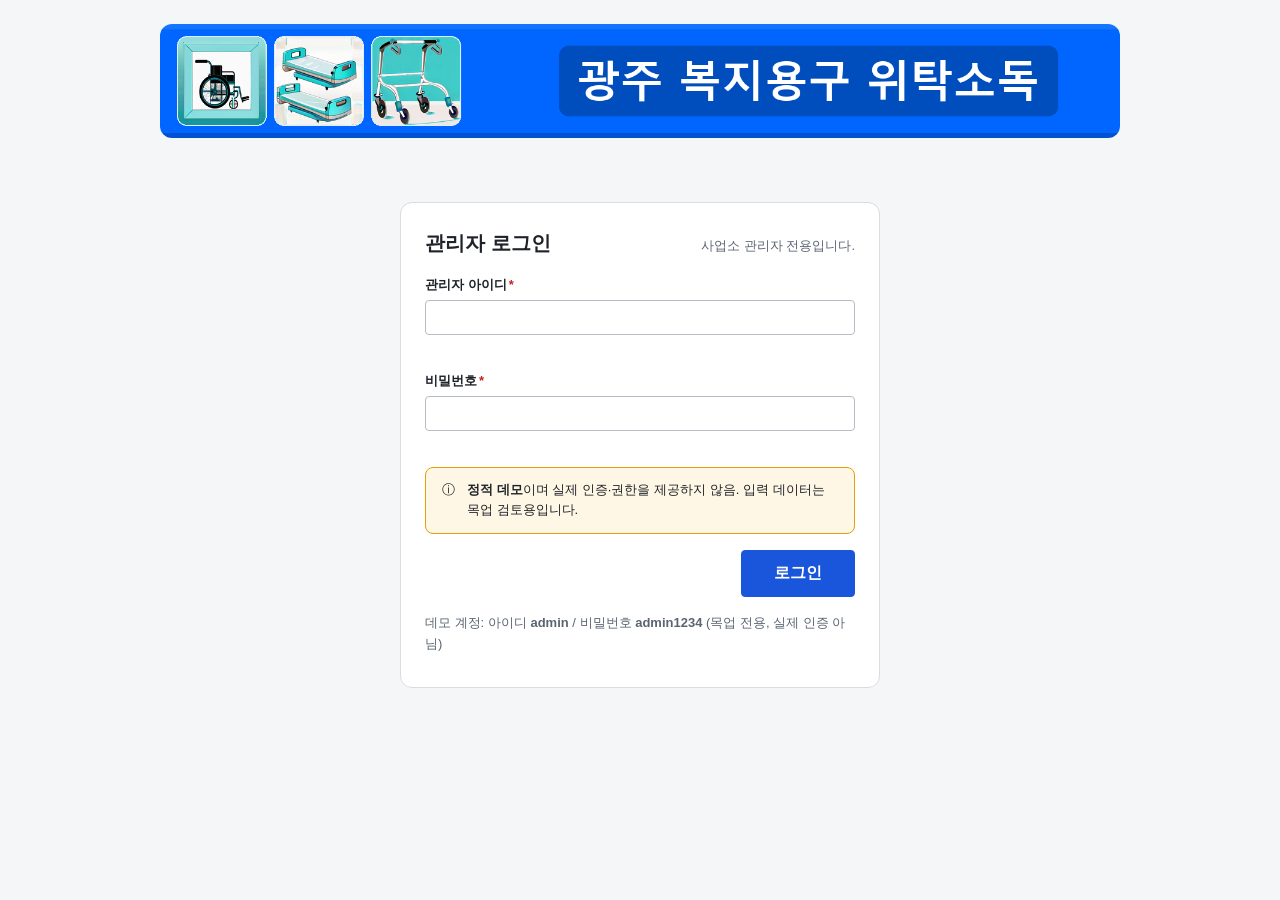
<file: docs/20-design/admin-login.html>
<!DOCTYPE html>
<html lang="ko">
<head>
<meta charset="UTF-8">
<meta name="viewport" content="width=device-width, initial-scale=1">
<title>관리자 로그인 (PC 목업, WP-16)</title>
<style>
  /* ===== Design Tokens (pc-applicant-info.html과 동일 세트 유지) ===== */
  :root{
    --color-bg:#f5f6f8;
    --color-surface:#ffffff;
    --color-border:#d9dce1;
    --color-border-strong:#b7bcc4;
    --color-text:#1f2328;
    --color-text-muted:#5b6572;
    --color-primary:#1a56db;
    --color-primary-dark:#123f9e;
    --color-primary-contrast:#ffffff;
    --color-success:#0f7a3d;
    --color-success-bg:#e6f4ea;
    --color-success-border:#8fd19e;
    --color-danger:#c81e1e;
    --color-danger-bg:#fdecec;
    --color-danger-border:#f1a9a9;
    --color-warning-bg:#fff7e6;
    --color-warning-border:#e3a008;
    --color-focus:#1a56db;
    --space-1:4px;
    --space-2:8px;
    --space-3:12px;
    --space-4:16px;
    --space-5:24px;
    --space-6:32px;
    --space-7:48px;
    --radius-sm:4px;
    --radius-md:8px;
    --radius-lg:12px;
    --font-size-xs:12px;
    --font-size-sm:13px;
    --font-size-base:15px;
    --font-size-md:16px;
    --font-size-lg:20px;
    --font-size-xl:24px;
    --line-height-base:1.6;
    --max-width:1280px;
    --focus-ring:0 0 0 3px rgba(26,86,219,.35);
    --transition-base:120ms ease-in-out;
  }
  *{box-sizing:border-box;}
  html,body{margin:0;padding:0;}
  body{
    background:var(--color-bg);
    color:var(--color-text);
    font-family:"Pretendard","Malgun Gothic","Apple SD Gothic Neo",sans-serif;
    font-size:var(--font-size-base);
    line-height:var(--line-height-base);
    min-height:100vh;
  }
  h1,h2{margin:0 0 var(--space-3) 0;font-weight:700;}
  h1{font-size:var(--font-size-xl);}
  h2{font-size:var(--font-size-lg);}
  p{margin:0 0 var(--space-2) 0;}
  button{font-family:inherit;font-size:var(--font-size-base);cursor:pointer;}
  input{font-family:inherit;font-size:var(--font-size-base);}
  a{color:var(--color-primary);}

  :focus-visible{outline:none;box-shadow:var(--focus-ring);border-radius:var(--radius-sm);}

  .skip-link{
    position:absolute;left:-9999px;top:0;background:var(--color-primary);
    color:var(--color-primary-contrast);padding:var(--space-2) var(--space-4);
    z-index:100;border-radius:0 0 var(--radius-sm) 0;
  }
  .skip-link:focus{left:0;}

  .page-shell{
    max-width:var(--max-width);
    margin:0 auto;
    padding:var(--space-5) var(--space-5) var(--space-7);
  }

  /* ===== 상단 배너 (WP-15-B와 동일) ===== */
  .site-banner img{
    width:100%;
    display:block;
    height:auto;
    border-radius:var(--radius-lg);
    margin-bottom:var(--space-6);
    object-fit:cover;
  }

  .site-banner,.admin-card--wide{
    width:100%;
    max-width:960px;
    margin-left:auto;
    margin-right:auto;
  }

  .admin-shell{
    display:flex;
    align-items:flex-start;
    justify-content:center;
    padding-top:var(--space-6);
  }

  .field{display:flex;flex-direction:column;gap:var(--space-1);}
  .field label{font-size:var(--font-size-sm);font-weight:600;color:var(--color-text);}
  .field .required-mark{color:var(--color-danger);margin-left:2px;}
  .field input[type="text"],
  .field input[type="password"]{
    border:1px solid var(--color-border-strong);
    border-radius:var(--radius-sm);
    padding:var(--space-2) var(--space-3);
    background:var(--color-surface);
    color:var(--color-text);
    width:100%;
  }
  .field input[aria-invalid="true"]{
    border-color:var(--color-danger);
    background:var(--color-danger-bg);
  }
  .field-error{
    font-size:var(--font-size-xs);color:var(--color-danger);min-height:16px;
  }

  .btn{
    border-radius:var(--radius-sm);
    padding:var(--space-2) var(--space-4);
    border:1px solid var(--color-border-strong);
    background:var(--color-surface);
    color:var(--color-text);
    font-weight:600;
    white-space:nowrap;
    transition:background var(--transition-base);
  }
  .btn:hover{background:var(--color-bg);}
  .btn-primary{
    background:var(--color-primary);
    border-color:var(--color-primary);
    color:var(--color-primary-contrast);
  }
  .btn-primary:hover{background:var(--color-primary-dark);}
  .btn:disabled{opacity:.5;cursor:not-allowed;}
  .btn-row{display:flex;gap:var(--space-2);align-items:center;}
  .admin-dashboard-actions{display:flex;flex-direction:column;gap:var(--space-2);align-items:stretch;}
  .admin-dashboard-actions__top{display:flex;gap:var(--space-2);align-items:center;}
  .admin-list-actions{display:flex;flex-direction:column;gap:var(--space-2);align-items:stretch;}
  .admin-list-actions__top{display:flex;gap:var(--space-2);align-items:center;}

  .status-pill{
    display:inline-flex;align-items:center;gap:var(--space-1);
    font-size:var(--font-size-sm);font-weight:600;
    padding:2px var(--space-2);border-radius:999px;
    border:1px solid var(--color-border-strong);
    color:var(--color-text-muted);
  }
  .status-pill[data-state="done"]{
    color:var(--color-success);
    background:var(--color-success-bg);
    border-color:var(--color-success-border);
  }
  .status-pill[data-state="pending"]{
    color:var(--color-warning-border);
    background:var(--color-warning-bg);
    border-color:var(--color-warning-border);
  }
  .status-pill::before{content:"○";}
  .status-pill[data-state="done"]::before{content:"●";}
  .status-pill[data-state="pending"]::before{content:"●";}

  .card{
    background:var(--color-surface);
    border:1px solid var(--color-border);
    border-radius:var(--radius-lg);
    padding:var(--space-5);
  }
  .card > h2{
    padding-bottom:var(--space-3);
    border-bottom:1px solid var(--color-border);
    margin-bottom:var(--space-4);
  }

  .office-desc{
    font-size:var(--font-size-sm);color:var(--color-text-muted);
  }

  dl.detail-list{display:grid;grid-template-columns:1fr;gap:var(--space-2) var(--space-4);margin:0;}
  dl.detail-list dt{font-weight:600;color:var(--color-text-muted);}
  dl.detail-list dd{margin:0 0 var(--space-2) 0;}
  dl.detail-list div{display:flex;justify-content:space-between;gap:var(--space-3);}

  /* ===== 관리자 로그인 카드 ===== */
  .admin-card{
    background:var(--color-surface);
    border:1px solid var(--color-border);
    border-radius:var(--radius-lg);
    padding:var(--space-5);
    max-width:480px;
    width:100%;
    margin:0 auto;
  }
  .admin-card--wide{max-width:960px;}
  .admin-card__header{
    display:flex;align-items:baseline;justify-content:space-between;
    margin-bottom:var(--space-4);
  }
  .admin-card__title{font-size:var(--font-size-lg);font-weight:700;margin:0;}
  .admin-card__badge{font-size:var(--font-size-sm);color:var(--color-text-muted);}

  .admin-login-grid{
    display:grid;
    grid-template-columns:1fr;
    gap:var(--space-4);
  }

  .cert-guide{
    margin-top:var(--space-4);
    display:flex;align-items:flex-start;gap:var(--space-3);
    background:var(--color-warning-bg);
    border:1px solid var(--color-warning-border);
    border-radius:var(--radius-md);
    padding:var(--space-3) var(--space-4);
    font-size:var(--font-size-sm);
    color:var(--color-text);
  }
  .cert-guide[hidden]{display:none;}

  .submit-row{
    display:flex;justify-content:space-between;align-items:center;gap:var(--space-3);
  }
  .submit-row .btn-primary{
    font-size:var(--font-size-md);
    padding:var(--space-3) var(--space-6);
  }

  #admin-login-alert{
    border:1px solid var(--color-danger-border);
    background:var(--color-danger-bg);
    color:var(--color-danger);
    border-radius:var(--radius-md);
    padding:var(--space-3) var(--space-4);
    margin-bottom:var(--space-4);
    font-size:var(--font-size-sm);
    display:none;
  }
  #admin-login-alert.show{display:block;}

  .admin-dashboard-grid{
    display:grid;
    grid-template-columns:1fr 1fr;
    gap:var(--space-4) var(--space-5);
    margin-top:var(--space-4);
  }
  .admin-dashboard-grid .card{margin:0;}

  /* 화면은 로그인 후 메뉴로 전환되는 정적 목업 */
  #admin-list-view,#admin-detail-view,#admin-dashboard-view{display:none;}
  body.admin-dashboard-mode #admin-login-view{display:none;}
  body.admin-dashboard-mode[data-admin-view="list"] #admin-list-view,
  body.admin-dashboard-mode[data-admin-view="detail"] #admin-detail-view,
  body.admin-dashboard-mode[data-admin-view="dashboard"] #admin-dashboard-view{display:block;}

  .admin-filter-controls{display:grid;grid-template-columns:repeat(4,1fr);gap:var(--space-4);width:100%;}
  .admin-filter-controls input,.admin-filter-controls select{height:44px;width:100%;}
  .admin-filter-controls .submit-row{grid-column:1 / -1;}
  .admin-filter-controls .submit-row .btn{width:100%;}
  .admin-result-table{width:100%;border-collapse:collapse;table-layout:fixed;}
  .admin-result-table th,.admin-result-table td{border:1px solid var(--color-border-strong);padding:var(--space-3);text-align:left;}
  .admin-result-table th{background:var(--color-bg);}
  .status-timeline{display:flex;flex-direction:column;gap:var(--space-3);}
  .status-timeline > span{display:inline-flex;gap:var(--space-3);align-items:center;}
  .status-timeline article{border-left:3px solid var(--color-primary);padding-left:var(--space-3);}
  .status-timeline time{display:block;color:var(--color-text-muted);font-size:var(--font-size-sm);}
  .detail-status-row{display:flex;align-items:center;gap:var(--space-3);}
  .detail-status-row > .status-pill{margin-left:var(--space-4);}
  .detail-status-row > #admin-status-change{margin-left:auto;}
  .driver-assignment{display:flex;flex-direction:column;gap:var(--space-4);font-size:inherit;}
  .driver-assignment > *{font-size:inherit;margin:0;}
  .admin-process-memo{display:block;width:100%;box-sizing:border-box;}

  @media (max-width: 959px){
    .page-shell{padding:var(--space-3);}
    .admin-shell{padding-top:var(--space-3);}
    .admin-dashboard-grid{grid-template-columns:1fr;}
    .admin-filter-controls{grid-template-columns:1fr;}
    .admin-filter-controls .submit-row{grid-column:auto;}
    .admin-card{padding:var(--space-4);}
    .admin-card__header,.submit-row{align-items:flex-start;flex-direction:column;}
    .admin-card__header .btn-row,.admin-card__header .admin-list-actions,.admin-card__header .admin-dashboard-actions{width:100%;}
    .admin-list-actions__top,.admin-dashboard-actions__top{flex-wrap:wrap;}
    .admin-list-actions__top .btn,.admin-dashboard-actions__top .btn{flex:1 1 10rem;}
  }
</style>
</head>
<body>
<a class="skip-link" href="#admin-main">본문 바로가기</a>

<div class="page-shell">

  <header class="site-banner">
    <img src="assets/gwangju-welfare-disinfection-banner-pc.png" alt="광주 복지용구 위탁소독">
  </header>

  <main id="admin-main">

    <!-- ============ 관리자 로그인 화면 ============ -->
    <div class="admin-shell" id="admin-login-view">
      <section class="admin-card" id="admin-login-card" aria-labelledby="admin-login-title" tabindex="-1">
        <div class="admin-card__header">
          <h1 id="admin-login-title" class="admin-card__title">관리자 로그인</h1>
          <span class="admin-card__badge">사업소 관리자 전용입니다.</span>
        </div>

        <div id="admin-login-alert" role="alert" tabindex="-1"></div>

        <form id="admin-login-form" novalidate>
          <div class="admin-login-grid">
            <div class="field">
              <label for="admin-id">관리자 아이디<span class="required-mark" aria-hidden="true">*</span></label>
              <input type="text" id="admin-id" name="admin-id" autocomplete="username" required aria-required="true" aria-describedby="admin-id-error">
              <span id="admin-id-error" class="field-error"></span>
            </div>
            <div class="field">
              <label for="admin-password">비밀번호<span class="required-mark" aria-hidden="true">*</span></label>
              <input type="password" id="admin-password" name="admin-password" autocomplete="current-password" required aria-required="true" aria-describedby="admin-password-error">
              <span id="admin-password-error" class="field-error"></span>
            </div>
          </div>

          <div class="cert-guide" role="note" style="margin-bottom:var(--space-4);">
            <span aria-hidden="true">ⓘ</span>
            <p style="margin:0;"><strong>정적 데모</strong>이며 실제 인증·권한을 제공하지 않음. 입력 데이터는 목업 검토용입니다.</p>
          </div>

          <div class="cert-guide" id="admin-lock-guide" hidden>
            <span aria-hidden="true">ⓘ</span>
            <p style="margin:0;">
              로그인 실패가 5회 누적되어 계정이 <strong>10분간 잠금</strong>되었습니다. 잠시 후 다시 시도하거나 사업소 관리자에게 문의해 주세요. (목업 데모 값)
            </p>
          </div>

          <div class="submit-row" style="margin-top:var(--space-4);">
            <span id="admin-login-attempts" class="field-error" role="status" aria-live="polite"></span>
            <button type="submit" id="admin-login-submit" class="btn btn-primary">로그인</button>
          </div>
        </form>

        <p class="office-desc" style="margin-top:var(--space-4);">
          데모 계정: 아이디 <strong>admin</strong> / 비밀번호 <strong>admin1234</strong> (목업 전용, 실제 인증 아님)
        </p>
      </section>
    </div>

    <!-- ============ 관리자 접수 목록 화면 ============ -->
    <div class="admin-shell" id="admin-list-view">
      <section class="admin-card admin-card--wide" aria-labelledby="admin-list-title">
        <div class="admin-card__header"><h1 id="admin-list-title" class="admin-card__title">접수 목록</h1><div class="admin-list-actions"><div class="admin-list-actions__top"><button type="button" class="btn admin-nav" data-view="dashboard">통계 대시보드</button><button type="button" class="btn" id="admin-list-logout">로그아웃</button></div><button type="button" class="btn" id="admin-list-refresh">새로고침</button></div></div>
        <form id="admin-filter-form" class="admin-filter-controls" role="search" aria-label="목록 필터">
          <div class="field"><label for="pickup-date-from">시작일</label><input type="date" id="pickup-date-from"></div>
          <div class="field"><label for="pickup-date-to">종료일</label><input type="date" id="pickup-date-to"></div>
          <div class="field"><label for="office-filter">사업소</label><select id="office-filter"><option>전체</option><option>가온복지용구센터</option><option>나래복지용구센터</option></select></div>
          <div class="field"><label for="status-filter">상태</label><select id="status-filter"><option>전체</option><option>접수</option><option>수거 완료</option><option>소독 완료</option><option>배송 완료</option></select></div>
          <div class="submit-row"><button type="submit" class="btn btn-primary">조회</button></div>
        </form>
        <p id="admin-list-status" role="status" aria-live="polite"></p>
        <table class="admin-result-table"><thead><tr><th>접수번호</th><th>사업소</th><th>수거 희망일</th><th>상태</th><th>상세</th></tr></thead><tbody id="admin-filter-rows"><tr class="admin-filter-row" data-pickup-date="2026-08-28" data-office="가온복지용구센터" data-status="접수"><td>GJ-2026-000123</td><td>가온복지용구센터</td><td>2026-08-28</td><td><span class="status-pill" data-state="pending">접수</span></td><td><button type="button" class="btn admin-detail-open">상세 보기</button></td></tr><tr class="admin-filter-row" data-pickup-date="2026-08-29" data-office="나래복지용구센터" data-status="소독 완료"><td>GJ-2026-000124</td><td>나래복지용구센터</td><td>2026-08-29</td><td><span class="status-pill" data-state="done">소독 완료</span></td><td><button type="button" class="btn admin-detail-open">상세 보기</button></td></tr></tbody></table>
      </section>
    </div>

    <!-- ============ 관리자 접수 상세 화면 ============ -->
    <div class="admin-shell" id="admin-detail-view">
      <section class="admin-card admin-card--wide" aria-labelledby="admin-detail-title">
        <div class="admin-card__header"><h1 id="admin-detail-title" class="admin-card__title">접수 상세 GJ-2026-000123</h1><button type="button" class="btn admin-nav" data-view="list">목록으로</button></div>
        <div class="detail-status-row"><span>현재 상태</span><span id="admin-detail-status" class="status-pill" data-state="pending">접수대기</span><button type="button" id="admin-status-change" class="btn btn-primary">상태 변경: 수거예정으로 변경</button><a id="admin-detail-pdf" class="btn can-download-pdf" href="#" hidden>PDF 다운로드</a></div>
        <div class="admin-dashboard-grid"><article class="card driver-assignment"><h2>픽업 담당 기사</h2><p class="office-desc">선택 항목은 기사명 + 연락처로 표시됩니다.</p><label for="driver-select">기사 선택</label><select id="driver-select"><option value="">미지정</option><option>홍길동 + 010-1234-5678</option><option>김민수 + 010-9876-5432</option></select><p>현재 지정 기사: <strong id="assigned-driver">미지정</strong></p><p>지정 시각: <time id="driver-assigned-at">-</time></p></article><article class="card"><h2>상태 진행</h2><div class="status-timeline" role="list"><span role="listitem">● 접수대기</span><span role="listitem">○ 수거예정</span><span role="listitem">○ 입고/소독중</span><span role="listitem">○ 소독완료</span><span role="listitem">○ 배송완료</span></div></article></div>
        <div class="card"><h2>처리 내역 메모</h2><textarea class="admin-process-memo" id="admin-process-memo" rows="3" placeholder="상태 변경 사유/현장 메모를 입력해 주세요"></textarea></div>
        <div class="card"><h2>처리 이력</h2><div class="status-timeline" id="status-timeline" aria-label="최신순 처리 이력" aria-readonly="true" readonly><article><strong>접수대기</strong><time>2026-08-26 09:00</time><p>처리자/기사: -</p><p>처리 내역: 접수 완료</p></article></div></div>
        <p id="admin-detail-status-message" role="status" aria-live="polite"></p>
      </section>
    </div>

    <!-- ============ 관리자 대시보드 화면 (로그인 성공 시 표시) ============ -->
    <div id="admin-dashboard-view">
      <section class="admin-card admin-card--wide" id="admin-dashboard-card" aria-labelledby="admin-dashboard-title" tabindex="-1">
        <div class="admin-card__header">
          <h1 id="admin-dashboard-title" class="admin-card__title">관리자 대시보드 (목업)</h1>
          <div class="admin-dashboard-actions"><span class="status-pill" data-state="done" role="status">admin 로그인됨</span><div class="admin-dashboard-actions__top"><button type="button" class="btn admin-nav" data-view="list">접수 목록</button><button type="button" id="admin-logout-btn" class="btn">로그아웃</button></div><button type="button" id="admin-dashboard-refresh" class="btn">새로고침</button></div>
        </div>

        <div id="admin-dashboard-status" role="status" aria-live="polite"></div>
        <div class="admin-dashboard-grid" id="admin-stats-content" hidden>
          <article class="card">
            <h2>전체 접수 건수</h2>
            <dl class="detail-list"><div><dt>총 접수 건수</dt><dd id="stats-total">0건</dd></div></dl>
          </article>
          <article class="card"><h2>상태별 접수 건수</h2><dl class="detail-list" id="stats-status"></dl></article>
          <article class="card"><h2>권역별 접수 건수</h2><dl class="detail-list" id="stats-region"></dl></article>
          <article class="card"><h2>품목 수량</h2><dl class="detail-list" id="stats-products"></dl></article>
        </div>
        <p class="office-desc" style="margin-top:var(--space-4);">
          Google Sheets 가상 데이터 집계 연동 목업입니다. 상태 열이 없으면 모든 행을 접수 상태로 집계합니다.
        </p>
      </section>
    </div>

  </main>
</div>

<script>
(function(){
  "use strict";

  var adminLoginForm = document.getElementById("admin-login-form");
  var adminIdInput = document.getElementById("admin-id");
  var adminIdError = document.getElementById("admin-id-error");
  var adminPasswordInput = document.getElementById("admin-password");
  var adminPasswordError = document.getElementById("admin-password-error");
  var adminLoginAlert = document.getElementById("admin-login-alert");
  var adminLockGuide = document.getElementById("admin-lock-guide");
  var adminLoginAttempts = document.getElementById("admin-login-attempts");
  var adminLoginSubmit = document.getElementById("admin-login-submit");
  var adminLogoutBtn = document.getElementById("admin-logout-btn");
  var adminLoginCard = document.getElementById("admin-login-card");
  var adminDashboardCard = document.getElementById("admin-dashboard-card");
  var adminDetailPdf = document.getElementById("admin-detail-pdf");
  var GOOGLE_SHEETS_WEB_APP_URL = "https://script.google.com/macros/s/AKfycbxgYmJssaYcDRWPB7rkFgy3a3cb0_QVCRrA786MW7U6rLHK0rr4iirSFQhODy2Rks2ttQ/exec";

  var ADMIN_DEMO_ID = "admin";
  var ADMIN_DEMO_PW = "admin1234";
  var ADMIN_MAX_ATTEMPTS = 5;
  var ADMIN_STATUS_STEPS = ["접수대기", "수거예정", "입고/소독중", "소독완료", "배송완료"];
  var adminStatusIndex = 0;
  var adminFailCount = 0;
  var adminLocked = false;

  function formatDateInput(date){
    return date.getFullYear() + "-" + String(date.getMonth() + 1).padStart(2, "0") + "-" + String(date.getDate()).padStart(2, "0");
  }
  function setDefaultPickupDateRange(){
    var today = new Date();
    var end = new Date(today.getFullYear(), today.getMonth(), today.getDate());
    var targetYear = end.getMonth() === 0 ? end.getFullYear() - 1 : end.getFullYear();
    var targetMonth = end.getMonth() === 0 ? 11 : end.getMonth() - 1;
    var lastDay = new Date(targetYear, targetMonth + 1, 0).getDate();
    var start = new Date(targetYear, targetMonth, Math.min(end.getDate(), lastDay));
    document.getElementById("pickup-date-from").value = formatDateInput(start);
    document.getElementById("pickup-date-to").value = formatDateInput(end);
  }
  setDefaultPickupDateRange();

  function resetAdminLoginForm(){
    adminFailCount = 0;
    adminLocked = false;
    adminLoginForm.reset();
    adminLoginAlert.classList.remove("show");
    adminLoginAlert.textContent = "";
    adminLockGuide.hidden = true;
    adminLoginAttempts.textContent = "";
    adminIdError.textContent = "";
    adminPasswordError.textContent = "";
    adminIdInput.removeAttribute("aria-invalid");
    adminPasswordInput.removeAttribute("aria-invalid");
    adminLoginSubmit.disabled = false;
  }

  function showDashboard(){
    document.body.classList.add("admin-dashboard-mode");
    showAdminView("dashboard");
  }

  function loadSheetRequests(refreshButton){
    if(refreshButton) refreshButton.disabled=true;
    var params = new URLSearchParams({
      demo:"true", mode:"list", page:"1", page_size:"50",
      from:document.getElementById("pickup-date-from").value,
      to:document.getElementById("pickup-date-to").value,
      office:document.getElementById("office-filter").value,
      status:document.getElementById("status-filter").value
    });
    fetch(GOOGLE_SHEETS_WEB_APP_URL + "?" + params.toString(), {method:"GET"})
      .then(function(response){ return response.json(); })
      .then(function(result){
        if(!result.ok) throw new Error(result.error || "lookup_failed");
        var body = document.getElementById("admin-filter-rows");
        body.innerHTML = "";
        result.items.forEach(function(item){
          var row=document.createElement("tr"); row.className="admin-filter-row";
          row.dataset.pickupDate=item.pickup_date; row.dataset.office=item.office; row.dataset.status=item.status;
          [item.request_id,item.office,item.pickup_date,item.status].forEach(function(value){var cell=document.createElement("td");cell.textContent=value;row.appendChild(cell);});
          var cell=document.createElement("td"); var button=document.createElement("button"); button.type="button"; button.className="btn admin-detail-open"; button.textContent="상세 보기"; button.addEventListener("click",function(){showAdminView("detail");}); cell.appendChild(button); row.appendChild(cell); body.appendChild(row);
        });
        document.getElementById("admin-list-status").textContent = result.total ? "Sheets 조회 결과 " + result.total + "건" : "Sheets 조회 결과가 없습니다.";
      })
      .catch(function(){
        document.getElementById("admin-filter-rows").innerHTML = "";
        document.getElementById("admin-list-status").textContent = "데이터를 불러오지 못했습니다.";
      })
      .finally(function(){ if(refreshButton) refreshButton.disabled=false; });
  }

  function renderStatsList(id, values, suffix){
    var target = document.getElementById(id); target.innerHTML = "";
    Object.keys(values).forEach(function(key){
      var wrapper=document.createElement("div"); var label=document.createElement("dt"); var value=document.createElement("dd");
      label.textContent=key; value.textContent=String(values[key]) + suffix; wrapper.appendChild(label); wrapper.appendChild(value); target.appendChild(wrapper);
    });
  }

  function loadDashboardStats(refreshButton){
    if(refreshButton) refreshButton.disabled=true;
    var status=document.getElementById("admin-dashboard-status");
    var content=document.getElementById("admin-stats-content");
    content.hidden=true; status.textContent="통계 데이터를 불러오는 중입니다.";
    fetch(GOOGLE_SHEETS_WEB_APP_URL + "?demo=true&mode=stats", {method:"GET"})
      .then(function(response){ return response.json(); })
      .then(function(result){
        if(!result.ok) throw new Error(result.error || "stats_failed");
        document.getElementById("stats-total").textContent=String(result.stats.total) + "건";
        renderStatsList("stats-status", result.stats.status, "건");
        renderStatsList("stats-region", result.stats.regions, "건");
        renderStatsList("stats-products", result.stats.products, "대");
        content.hidden=false; status.textContent="Google Sheets 가상 데이터 기준 통계입니다.";
      })
      .catch(function(){ content.hidden=true; status.textContent="통계 데이터를 불러오지 못했습니다."; })
      .finally(function(){ if(refreshButton) refreshButton.disabled=false; });
  }

  function showAdminView(view){
    document.body.setAttribute("data-admin-view", view);
    var target = document.getElementById("admin-" + view + "-view") || adminDashboardCard;
    if(target) target.focus();
    if(view === "list") loadSheetRequests();
    if(view === "dashboard") loadDashboardStats();
  }

  function showLogin(){
    document.body.classList.remove("admin-dashboard-mode");
    resetAdminLoginForm();
    adminLoginCard.focus();
  }

  adminLoginForm.addEventListener("submit", function(e){
    e.preventDefault();
    if(adminLocked) return;

    var idVal = adminIdInput.value.trim();
    var pwVal = adminPasswordInput.value;
    var valid = true;

    if(!idVal){
      adminIdInput.setAttribute("aria-invalid","true");
      adminIdError.textContent = "관리자 아이디를 입력해 주세요.";
      valid = false;
    } else {
      adminIdInput.removeAttribute("aria-invalid");
      adminIdError.textContent = "";
    }
    if(!pwVal){
      adminPasswordInput.setAttribute("aria-invalid","true");
      adminPasswordError.textContent = "비밀번호를 입력해 주세요.";
      valid = false;
    } else {
      adminPasswordInput.removeAttribute("aria-invalid");
      adminPasswordError.textContent = "";
    }
    if(!valid){
      adminLoginAlert.classList.remove("show");
      adminLoginAlert.textContent = "";
      (adminIdInput.getAttribute("aria-invalid") ? adminIdInput : adminPasswordInput).focus();
      return;
    }

    if(idVal === ADMIN_DEMO_ID && pwVal === ADMIN_DEMO_PW){
      adminLoginAlert.classList.remove("show");
      adminLoginAlert.textContent = "";
      adminLoginAttempts.textContent = "";
      showDashboard();
      return;
    }

    adminFailCount += 1;
    var remaining = ADMIN_MAX_ATTEMPTS - adminFailCount;
    adminIdInput.setAttribute("aria-invalid","true");
    adminPasswordInput.setAttribute("aria-invalid","true");
    adminPasswordInput.value = "";

    adminLoginAlert.textContent = "아이디 또는 비밀번호가 올바르지 않습니다.";
    adminLoginAlert.classList.add("show");

    if(remaining <= 0){
      adminLocked = true;
      adminLockGuide.hidden = false;
      adminLoginAttempts.textContent = "";
      adminLoginSubmit.disabled = true;
      adminIdInput.focus();
    } else {
      adminLoginAttempts.textContent = "남은 시도 횟수: " + remaining + "회";
      adminPasswordInput.focus();
    }
  });

  document.querySelectorAll(".admin-nav").forEach(function(button){
    button.addEventListener("click", function(){ showAdminView(button.getAttribute("data-view")); });
  });
  document.querySelectorAll(".admin-detail-open").forEach(function(button){
    button.addEventListener("click", function(){ showAdminView("detail"); });
  });

  document.getElementById("admin-filter-form").addEventListener("submit", function(event){
    event.preventDefault();
    loadSheetRequests();
  });
  document.getElementById("admin-list-refresh").addEventListener("click", function(){ loadSheetRequests(this); });
  document.getElementById("admin-dashboard-refresh").addEventListener("click", function(){ loadDashboardStats(this); });

  document.getElementById("admin-status-change").addEventListener("click", function(){
    var memo = document.getElementById("admin-process-memo");
    var message = document.getElementById("admin-detail-status-message");
    if(!memo.value.trim()){ message.textContent = "처리 내역을 입력해 주세요."; memo.focus(); return; }
    if(adminStatusIndex >= ADMIN_STATUS_STEPS.length - 1){ message.textContent = "배송완료 이후에는 상태를 변경할 수 없습니다."; return; }
    adminStatusIndex += 1;
    var nextStatus = ADMIN_STATUS_STEPS[adminStatusIndex];
    var status = document.getElementById("admin-detail-status");
    status.textContent = nextStatus; status.setAttribute("data-state", "done");
    adminDetailPdf.hidden = adminStatusIndex < 3;
    this.hidden = adminStatusIndex >= ADMIN_STATUS_STEPS.length - 1;
    this.textContent = adminStatusIndex < ADMIN_STATUS_STEPS.length - 1 ? "상태 변경: " + ADMIN_STATUS_STEPS[adminStatusIndex + 1] + "으로 변경" : "상태 변경 완료";
    document.getElementById("assigned-driver").textContent = document.getElementById("driver-select").value || "미지정";
    document.getElementById("driver-assigned-at").textContent = "2026-08-26 10:00";
    document.getElementById("status-timeline").insertAdjacentHTML("afterbegin", "<article><strong>" + nextStatus + "</strong><time>2026-08-26 10:00</time><p>처리자/기사: " + (document.getElementById("driver-select").value || "미지정") + "</p><p>처리 내역: " + memo.value.trim() + "</p></article>");
    memo.value = "";
    message.textContent = "상태가 " + nextStatus + "로 변경되었습니다. (목업 데모)";
  });
  document.getElementById("driver-select").addEventListener("change", function(){
    document.getElementById("assigned-driver").textContent = this.value || "미지정";
    document.getElementById("driver-assigned-at").textContent = this.value ? "2026-08-26 10:00" : "-";
  });
  document.getElementById("admin-list-logout").addEventListener("click", showLogin);

  if(adminLogoutBtn){
    adminLogoutBtn.addEventListener("click", function(){
      showLogin();
    });
  }

})();
</script>

</body>
</html>
</file>
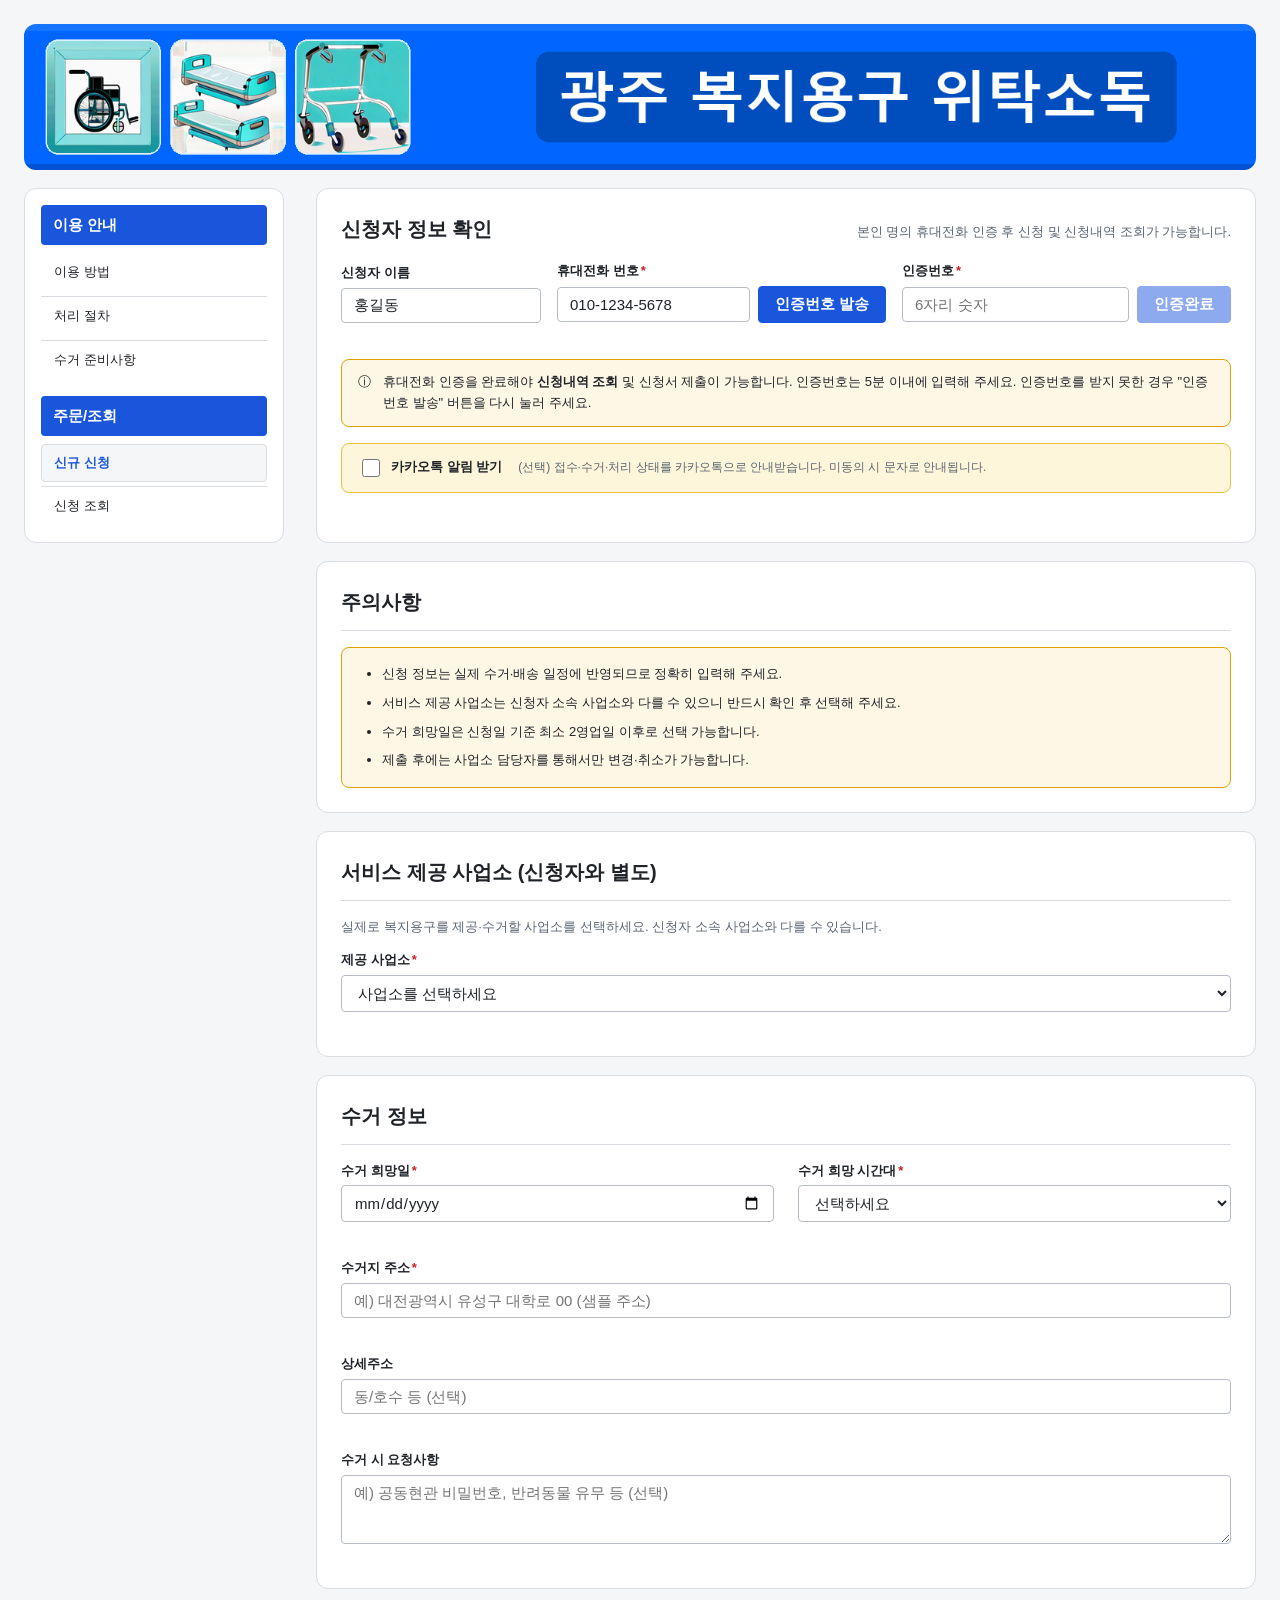
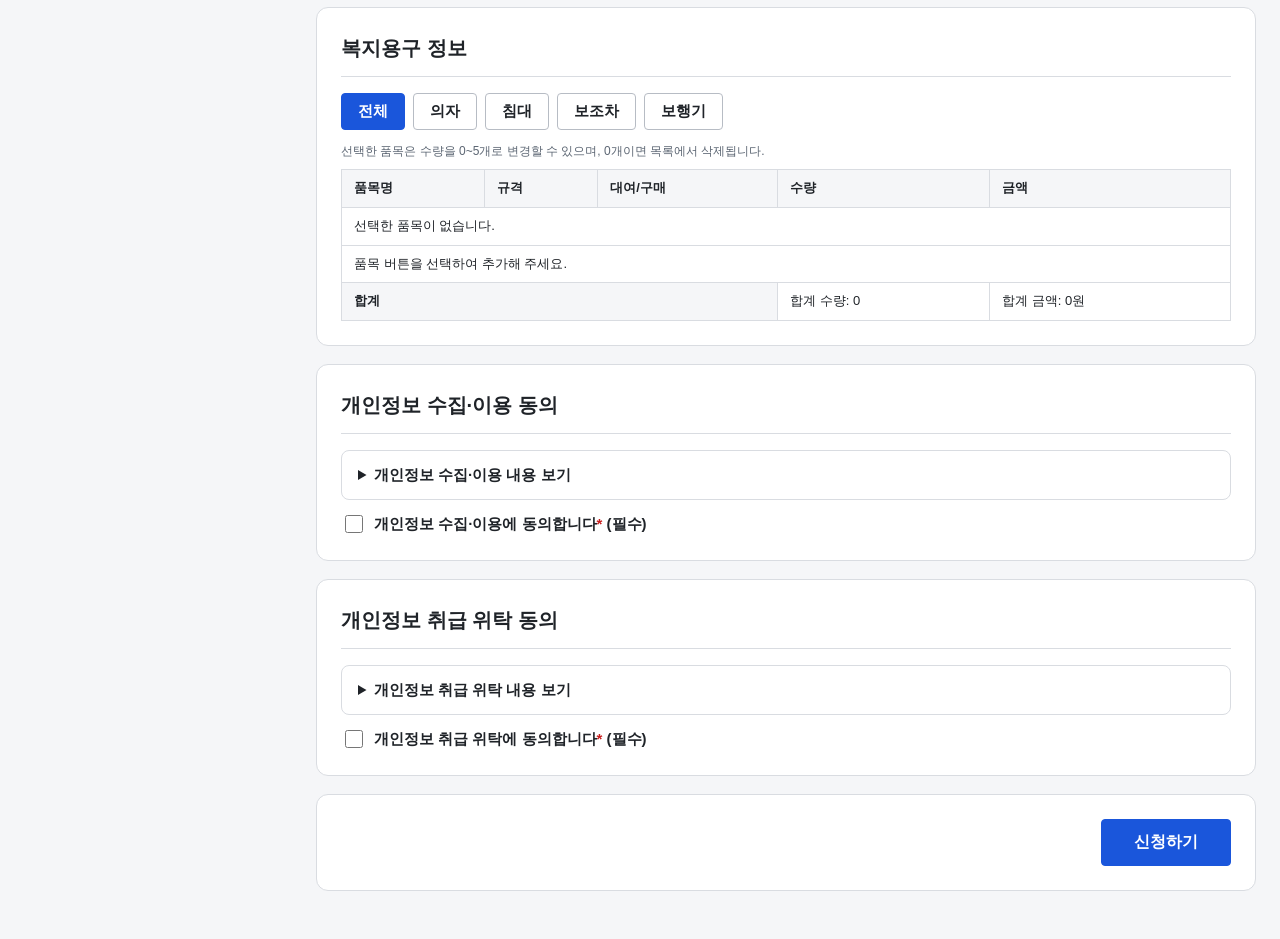
<file: docs/20-design/pc-applicant-info.html>
<!DOCTYPE html>
<html lang="ko">
<head>
<meta charset="UTF-8">
<meta name="viewport" content="width=device-width, initial-scale=1">
<title>복지용구 신청 - 신청자 정보 확인 (PC 목업, WP-15-B)</title>
<style>
  /* ===== Design Tokens ===== */
  :root{
    --color-bg:#f5f6f8;
    --color-surface:#ffffff;
    --color-border:#d9dce1;
    --color-border-strong:#b7bcc4;
    --color-text:#1f2328;
    --color-text-muted:#5b6572;
    --color-primary:#1a56db;
    --color-primary-dark:#123f9e;
    --color-primary-contrast:#ffffff;
    --color-success:#0f7a3d;
    --color-success-bg:#e6f4ea;
    --color-success-border:#8fd19e;
    --color-danger:#c81e1e;
    --color-danger-bg:#fdecec;
    --color-danger-border:#f1a9a9;
    --color-warning-bg:#fff7e6;
    --color-warning-border:#e3a008;
    --color-kakao-bg:#fef6da;
    --color-kakao-border:#e8c33c;
    --color-focus:#1a56db;
    --space-1:4px;
    --space-2:8px;
    --space-3:12px;
    --space-4:16px;
    --space-5:24px;
    --space-6:32px;
    --space-7:48px;
    --radius-sm:4px;
    --radius-md:8px;
    --radius-lg:12px;
    --font-size-xs:12px;
    --font-size-sm:13px;
    --font-size-base:15px;
    --font-size-md:16px;
    --font-size-lg:20px;
    --font-size-xl:24px;
    --line-height-base:1.6;
    --max-width:1280px;
    --sidebar-width:260px;
    --focus-ring:0 0 0 3px rgba(26,86,219,.35);
    --transition-base:120ms ease-in-out;
  }

  *{box-sizing:border-box;}
  html,body{margin:0;padding:0;}
  html{overflow-y:scroll;}
  body{
    background:var(--color-bg);
    color:var(--color-text);
    font-family:"Pretendard","Malgun Gothic","Apple SD Gothic Neo",sans-serif;
    font-size:var(--font-size-base);
    line-height:var(--line-height-base);
  }
  h1,h2,h3{margin:0 0 var(--space-3) 0;font-weight:700;}
  h1{font-size:var(--font-size-xl);}
  h2{font-size:var(--font-size-lg);}
  h3{font-size:var(--font-size-md);}
  p{margin:0 0 var(--space-2) 0;}
  ul{margin:0;padding-left:var(--space-5);}
  a{color:var(--color-primary);}
  button{font-family:inherit;font-size:var(--font-size-base);cursor:pointer;}
  input,select,textarea{font-family:inherit;font-size:var(--font-size-base);}

  :focus-visible{outline:none;box-shadow:var(--focus-ring);border-radius:var(--radius-sm);}

  .skip-link{
    position:absolute;left:-9999px;top:0;background:var(--color-primary);
    color:var(--color-primary-contrast);padding:var(--space-2) var(--space-4);
    z-index:100;border-radius:0 0 var(--radius-sm) 0;
  }
  .skip-link:focus{left:0;}

  .visually-hidden{
    position:absolute;width:1px;height:1px;padding:0;margin:-1px;overflow:hidden;
    clip:rect(0,0,0,0);white-space:nowrap;border:0;
  }

  .page-shell{
    max-width:var(--max-width);
    margin:0 auto;
    padding:var(--space-5) var(--space-5) var(--space-7);
  }

  /* ===== 상단 배너 (WP-15-B) ===== */
  .site-banner img{
    width:100%;
    display:block;
    height:auto;
    border-radius:var(--radius-lg);
    margin-bottom:calc(var(--space-6) * .56);
    object-fit:cover;
  }

  /* ===== 상단: 좌측 빈 슬롯 + 신청자 정보 카드 (본문과 동일한 그리드) ===== */
  .top-main-layout{
    display:grid;
    grid-template-columns:var(--sidebar-width) 1fr;
    gap:var(--space-6);
    margin-bottom:calc(var(--space-6) * .56);
  }
  .applicant-card{
    background:var(--color-surface);
    border:1px solid var(--color-border);
    border-radius:var(--radius-lg);
    padding:var(--space-5);
    width:auto;
    margin:0;
  }
  .applicant-card__header{
    display:flex;align-items:baseline;justify-content:space-between;
    margin-bottom:var(--space-4);
  }
  .applicant-card__title{font-size:var(--font-size-lg);font-weight:700;margin:0;}
  .applicant-card__badge{
    font-size:var(--font-size-sm);color:var(--color-text-muted);
  }
  .applicant-grid{
    display:grid;
    grid-template-columns:200px 1fr 1fr;
    gap:var(--space-4);
    align-items:end;
  }
  .input-with-btn{
    display:flex;
    align-items:center;
    gap:var(--space-2);
  }
  .input-with-btn input{width:auto;flex:1 1 auto;}
  .input-with-btn .btn{flex:0 0 auto;}
  .field{display:flex;flex-direction:column;gap:var(--space-1);}
  .field label{font-size:var(--font-size-sm);font-weight:600;color:var(--color-text);}
  .field .required-mark{color:var(--color-danger);margin-left:2px;}
  .field input[readonly]{
    background:var(--color-bg);border:1px solid var(--color-border);
    border-radius:var(--radius-sm);padding:var(--space-2) var(--space-3);
    color:var(--color-text);
  }
  .field input[type="tel"],
  .field input[type="text"],
  .field input[type="number"],
  .field input[type="date"],
  .field select,
  .field textarea{
    border:1px solid var(--color-border-strong);
    border-radius:var(--radius-sm);
    padding:var(--space-2) var(--space-3);
    background:var(--color-surface);
    color:var(--color-text);
    width:100%;
  }
  .field input[aria-invalid="true"],
  .field select[aria-invalid="true"],
  .field textarea[aria-invalid="true"]{
    border-color:var(--color-danger);
    background:var(--color-danger-bg);
  }
  .field-error{
    font-size:var(--font-size-xs);color:var(--color-danger);min-height:16px;
  }
  .btn{
    border-radius:var(--radius-sm);
    padding:var(--space-2) var(--space-4);
    border:1px solid var(--color-border-strong);
    background:var(--color-surface);
    color:var(--color-text);
    font-weight:600;
    white-space:nowrap;
    transition:background var(--transition-base);
  }
  .btn:hover{background:var(--color-bg);}
  .btn-primary{
    background:var(--color-primary);
    border-color:var(--color-primary);
    color:var(--color-primary-contrast);
  }
  .btn-primary:hover{background:var(--color-primary-dark);}
  .btn:disabled{opacity:.5;cursor:not-allowed;}
  .btn-row{display:flex;gap:var(--space-2);}

  .status-pill{
    display:inline-flex;align-items:center;gap:var(--space-1);
    font-size:var(--font-size-sm);font-weight:600;
    padding:2px var(--space-2);border-radius:999px;
    border:1px solid var(--color-border-strong);
    color:var(--color-text-muted);
  }
  .status-pill[data-state="done"]{
    color:var(--color-success);
    background:var(--color-success-bg);
    border-color:var(--color-success-border);
  }
  .status-pill::before{content:"○";}
  .status-pill[data-state="done"]::before{content:"●";}

  .cert-guide{
    margin-top:var(--space-4);
    display:flex;align-items:flex-start;gap:var(--space-3);
    background:var(--color-warning-bg);
    border:1px solid var(--color-warning-border);
    border-radius:var(--radius-md);
    padding:var(--space-3) var(--space-4);
    font-size:var(--font-size-sm);
    color:var(--color-text);
  }
  .cert-guide__icon{font-weight:700;color:var(--color-warning-border);flex:0 0 auto;}

  .kakao-opt{
    margin-top:var(--space-4);
    display:flex;align-items:center;gap:var(--space-2);
    background:var(--color-kakao-bg);
    border:1px solid var(--color-kakao-border);
    border-radius:var(--radius-md);
    padding:var(--space-3) var(--space-4);
  }
  .kakao-opt input[type="checkbox"]{width:18px;height:18px;}
  .kakao-opt label{font-size:var(--font-size-sm);font-weight:600;}
  .kakao-opt .kakao-desc{font-size:var(--font-size-xs);color:var(--color-text-muted);margin-left:var(--space-2);}

  /* ===== 본문: 사이드바 + 메인, 상단 카드와 시각적으로 분리 ===== */
  .body-layout{
    display:grid;
    grid-template-columns:var(--sidebar-width) 1fr;
    gap:var(--space-6);
    padding-top:0;
  }

  .side-nav{
    background:var(--color-surface);
    border:1px solid var(--color-border);
    border-radius:var(--radius-lg);
    padding:var(--space-4);
    align-self:stretch;
    position:sticky;
    top:var(--space-5);
  }
  .side-nav__section{margin-bottom:var(--space-4);}
  .side-nav__section:last-child{margin-bottom:0;}
  .side-nav__section-title{
    font-size:var(--font-size-base);
    font-weight:700;
    color:var(--color-primary-contrast);
    background:var(--color-primary);
    margin:0 0 var(--space-2) 0;
    padding:var(--space-2) var(--space-3);
    border-radius:var(--radius-sm);
  }
  .side-nav ul{list-style:none;padding:0;margin:0;display:flex;flex-direction:column;gap:var(--space-1);}
  .side-nav a{
    display:block;
    padding:var(--space-2) var(--space-3);
    border-radius:var(--radius-sm);
    color:var(--color-text);
    text-decoration:none;
    font-size:var(--font-size-sm);
    border:1px solid transparent;
    background:var(--color-surface);
  }
  .side-nav a:hover{background:var(--color-bg);}
  .side-nav a[aria-current="page"]{
    background:var(--color-bg);
    border-color:var(--color-border);
    font-weight:700;
    color:var(--color-primary);
  }
  .side-nav__section li + li{border-top:1px solid var(--color-border);}
  .guide-panel{display:none;padding:var(--space-5);}
  .guide-panel__message{font-size:var(--font-size-md);line-height:1.7;margin:var(--space-3) 0 0;color:var(--color-text-muted);}

  .main-content{display:flex;flex-direction:column;gap:calc(var(--space-6) * .56);}
  .card{
    background:var(--color-surface);
    border:1px solid var(--color-border);
    border-radius:var(--radius-lg);
    padding:var(--space-5);
  }
  .card > h2{
    padding-bottom:var(--space-3);
    border-bottom:1px solid var(--color-border);
    margin-bottom:var(--space-4);
  }

  .notice-box{
    background:var(--color-warning-bg);
    border:1px solid var(--color-warning-border);
    border-radius:var(--radius-md);
    padding:var(--space-4);
  }
  .notice-box ul{padding-left:var(--space-5);}
  .notice-box li{margin-bottom:var(--space-2);font-size:var(--font-size-sm);}
  .notice-box li:last-child{margin-bottom:0;}

  .form-grid{
    display:grid;
    grid-template-columns:1fr 1fr;
    gap:var(--space-4) var(--space-5);
  }
  .form-grid .field.span-2{grid-column:1 / -1;}
  fieldset{border:none;padding:0;margin:0;}
  legend{font-weight:600;margin-bottom:var(--space-2);padding:0;}

  .radio-group{display:flex;gap:var(--space-4);}
  .radio-group label{display:flex;align-items:center;gap:var(--space-1);font-weight:400;font-size:var(--font-size-base);}

  .office-desc{
    font-size:var(--font-size-sm);color:var(--color-text-muted);margin-bottom:var(--space-3);
  }

  table.item-table{width:100%;border-collapse:collapse;font-size:var(--font-size-sm);}
  table.item-table caption{text-align:left;font-size:var(--font-size-xs);color:var(--color-text-muted);margin-bottom:var(--space-2);}
  table.item-table th, table.item-table td{
    border:1px solid var(--color-border);
    padding:var(--space-2) var(--space-3);
    text-align:left;
    vertical-align:middle;
  }
  table.item-table th{background:var(--color-bg);font-weight:700;}
  table.item-table input[type="number"]{width:80px;padding:4px 6px;border:1px solid var(--color-border-strong);border-radius:var(--radius-sm);}
  table.item-table .qty-error{font-size:var(--font-size-xs);color:var(--color-danger);}
  .category-tabs{display:flex;flex-wrap:wrap;gap:var(--space-2);margin-bottom:var(--space-3);}
  .category-tab[aria-selected="true"]{background:var(--color-primary);color:var(--color-primary-contrast);}
  .product-selection > #open-product-picker{margin-bottom:var(--space-4);}
  .product-picker[hidden]{display:none;}
  .product-picker{position:fixed;inset:0;z-index:20;display:grid;place-items:center;background:rgba(0,0,0,.45);padding:var(--space-4);}
  .product-picker__panel{background:var(--color-surface);border-radius:var(--radius-lg);padding:var(--space-5);width:min(760px,100%);max-height:min(720px,100%);overflow:auto;}
  .product-picker__notice{color:var(--color-danger);font-size:var(--font-size-sm);}
  .product-picker__list{display:grid;gap:var(--space-2);margin:var(--space-3) 0;}
  .product-picker__row{display:grid;grid-template-columns:1fr auto auto;gap:var(--space-3);align-items:center;border-bottom:1px solid var(--color-border);padding:var(--space-2);}
  .product-picker__row input[type="number"],.selected-item-table input[type="number"]{width:72px;}

  details.agreement{
    border:1px solid var(--color-border);
    border-radius:var(--radius-md);
    padding:var(--space-3) var(--space-4);
    margin-bottom:var(--space-3);
  }
  details.agreement summary{
    cursor:pointer;font-weight:600;
    outline-offset:2px;
  }
  details.agreement .agreement-body{
    margin-top:var(--space-3);
    font-size:var(--font-size-sm);
    color:var(--color-text-muted);
    max-height:160px;
    overflow-y:auto;
    padding-right:var(--space-2);
    border-top:1px dashed var(--color-border);
    padding-top:var(--space-3);
  }
  .agree-check{
    display:flex;align-items:center;gap:var(--space-2);
    margin-top:var(--space-3);
  }
  .agree-check input[type="checkbox"]{width:18px;height:18px;}
  .agree-check label{font-weight:600;}
  .agree-check .required-mark{color:var(--color-danger);}

  .submit-row{
    display:flex;justify-content:flex-end;align-items:center;gap:var(--space-3);
  }
  .submit-row .btn-primary{
    font-size:var(--font-size-md);
    padding:var(--space-3) var(--space-6);
  }

  #form-alert{
    border:1px solid var(--color-danger-border);
    background:var(--color-danger-bg);
    color:var(--color-danger);
    border-radius:var(--radius-md);
    padding:var(--space-3) var(--space-4);
    margin-bottom:var(--space-5);
    font-size:var(--font-size-sm);
    display:none;
  }
  #form-alert.show{display:block;}
  #form-alert ul{padding-left:var(--space-5);margin-top:var(--space-2);}
  #form-alert a{font-weight:600;}

  #submit-success{
    display:none;
    border:1px solid var(--color-success-border);
    background:var(--color-success-bg);
    color:var(--color-success);
    border-radius:var(--radius-md);
    padding:var(--space-3) var(--space-4);
    margin-bottom:var(--space-5);
    font-size:var(--font-size-sm);
    font-weight:600;
  }
  #submit-success.show{display:block;}

  /* ===== 신청조회 모드: 신청자 정보 확인 섹션만 노출 (좌측 안내 메뉴는 화면 전환용으로 유지) ===== */
  body.lookup-mode .body-layout{
    display:none;
  }
  body.lookup-mode #lookup-detail:not([hidden]){display:block;}
  body.lookup-mode.lookup-verified #applicant-card{display:none;}
  body:not(.lookup-mode) #lookup-detail{display:none !important;}
  body.guide-mode #applicant-card,
  body.guide-mode #lookup-detail,
  body.guide-mode .body-layout{display:none !important;}
  body.guide-mode .guide-panel{display:block;grid-column:2;}
  #lookup-detail{grid-column:2;grid-row:1;}
  .cert-guide[hidden]{display:none;}

  dl.detail-list{display:grid;grid-template-columns:160px 1fr;gap:var(--space-2) var(--space-4);margin:0;}
  dl.detail-list dt{font-weight:600;color:var(--color-text-muted);}
  dl.detail-list dd{margin:0;}

  @media (max-width: 959px){
    .page-shell{padding:var(--space-3);}
    .top-main-layout,.body-layout{grid-template-columns:1fr;gap:var(--space-4);}
    .top-main-layout .side-nav{position:static;}
    #lookup-detail{grid-column:auto;grid-row:auto;}
    .applicant-grid,.form-grid{grid-template-columns:1fr;}
    .form-grid .field.span-2{grid-column:auto;}
    table.item-table{display:block;overflow-x:auto;white-space:nowrap;}
  }
</style>
</head>
<body>
<a class="skip-link" href="#main-content">본문 바로가기</a>

<div class="page-shell">

  <header class="site-banner">
    <img src="assets/gwangju-welfare-disinfection-banner-pc.png" alt="광주 복지용구 위탁소독">
  </header>

  <form id="applicant-form" novalidate>

  <!-- ============ 상단: 좌측 안내 메뉴 + 신청자 정보 카드 (본문과 동일한 폭 기준) ============ -->
  <div class="top-main-layout">
    <!-- 좌측 기존 안내 메뉴 (상단 카드와 같은 열로 이동) -->
    <nav class="side-nav" aria-label="안내 메뉴">
      <div class="side-nav__section">
        <h2 class="side-nav__section-title">이용 안내</h2>
        <ul>
          <li><a class="guide-link" data-guide="howto" href="#guide-panel">이용 방법</a></li>
          <li><a class="guide-link" data-guide="process" href="#guide-panel">처리 절차</a></li>
          <li><a class="guide-link" data-guide="pickup-prep" href="#guide-panel">수거 준비사항</a></li>
        </ul>
      </div>
      <div class="side-nav__section">
        <h2 class="side-nav__section-title">주문/조회</h2>
        <ul>
          <li><a href="pc-applicant-info.html" id="nav-new-application" aria-current="page">신규 신청</a></li>
          <li><a href="#" id="nav-lookup">신청 조회</a></li>
        </ul>
      </div>
    </nav>
    <section class="card guide-panel" id="guide-panel" aria-labelledby="guide-panel-title" aria-live="polite" tabindex="-1">
      <h2 id="guide-panel-title">이용 방법</h2>
      <p id="guide-panel-message" class="guide-panel__message">내용은 추후 추가 예정입니다.</p>
    </section>
    <section class="applicant-card" id="applicant-card" aria-labelledby="applicant-card-title">
      <div class="applicant-card__header">
        <h1 id="applicant-card-title" class="applicant-card__title">신청자 정보 확인</h1>
        <span class="applicant-card__badge">본인 명의 휴대전화 인증 후 신청 및 신청내역 조회가 가능합니다.</span>
      </div>

      <div id="form-alert" role="alert" tabindex="-1"></div>
      <div id="submit-success" role="status"></div>

      <div class="applicant-grid">
        <div class="field">
          <label for="applicant-name">신청자 이름</label>
          <input type="text" id="applicant-name" name="applicant-name" value="홍길동" aria-describedby="applicant-name-desc">
          <span id="applicant-name-desc" class="field-error"></span>
        </div>

        <div class="field">
          <label for="applicant-phone">휴대전화 번호<span class="required-mark" aria-hidden="true">*</span></label>
          <div class="input-with-btn">
            <input type="tel" id="applicant-phone" name="applicant-phone" placeholder="010-0000-0000"
                   value="010-1234-5678" required
                   pattern="01[016789]-\d{3,4}-\d{4}"
                   aria-required="true" aria-describedby="phone-error">
            <button type="button" id="cert-send-btn" class="btn btn-primary">인증번호 발송</button>
          </div>
          <span id="phone-error" class="field-error"></span>
        </div>

        <div class="field">
          <label for="cert-code">인증번호<span class="required-mark" aria-hidden="true">*</span></label>
          <div class="input-with-btn">
            <input type="text" id="cert-code" name="cert-code" placeholder="6자리 숫자" inputmode="numeric" maxlength="6"
                   aria-required="true" aria-describedby="cert-code-error">
            <button type="button" id="cert-confirm-btn" class="btn btn-primary" disabled>인증완료</button>
          </div>
          <span id="cert-code-error" class="field-error"></span>
        </div>
      </div>

      <div class="cert-guide">
        <span class="cert-icon" aria-hidden="true">ⓘ</span>
        <p style="margin:0;">
          휴대전화 인증을 완료해야 <strong>신청내역 조회</strong> 및 신청서 제출이 가능합니다.
          인증번호는 5분 이내에 입력해 주세요. 인증번호를 받지 못한 경우 &quot;인증번호 발송&quot; 버튼을 다시 눌러 주세요.
        </p>
      </div>

      <div class="kakao-opt">
        <input type="checkbox" id="kakao-notify" name="kakao-notify">
        <label for="kakao-notify">카카오톡 알림 받기</label>
        <span class="kakao-desc">(선택) 접수·수거·처리 상태를 카카오톡으로 안내받습니다. 미동의 시 문자로 안내됩니다.</span>
      </div>
    </section>

    <!-- ============ 신청조회: 인증 완료 후 상세화면 (신청자 정보 확인 섹션과 배타적으로, 같은 위치에 표시) ============ -->
    <section class="applicant-card" id="lookup-detail" aria-labelledby="lookup-detail-title" tabindex="-1" hidden>
      <h2 id="lookup-detail-title">신청 상세화면</h2>
      <dl class="detail-list">
        <dt>신청번호</dt><dd>GJ-2026-000123</dd>
        <dt>신청자</dt><dd id="detail-name">-</dd>
        <dt>휴대전화</dt><dd id="detail-phone">-</dd>
        <dt>처리 상태</dt><dd><span class="status-pill" data-state="done" role="status">수거 완료</span></dd>
        <dt>서비스 사업소</dt><dd>가온복지용구센터 (관할: 동구)</dd>
        <dt>수거 희망일</dt><dd>2026-08-28 오전 (09:00~12:00)</dd>
        <dt>신청 품목</dt><dd>전동침대(대여) 1대, 수동휠체어(대여) 1대</dd>
      </dl>
      <div class="btn-row" style="margin-top:var(--space-4);">
        <button type="button" id="lookup-back-btn" class="btn">신청자 정보 확인으로 돌아가기</button>
      </div>
    </section>
  </div><!-- /.top-main-layout -->

    <!-- ============ 본문: 상단 카드와 시각적으로만 구분 (좌측 빈 슬롯 + 메인) ============ -->
    <div class="body-layout" id="body-layout">

      <!-- 좌측 빈 슬롯 (안내 메뉴는 상단 신청자 카드 옆으로 이동됨) -->
      <div aria-hidden="true"></div>

      <!-- 메인 본문 -->
      <div id="main-content" class="main-content">

        <!-- 주의사항 -->
        <section class="card" aria-labelledby="notice-title">
          <h2 id="notice-title">주의사항</h2>
          <div class="notice-box">
            <ul>
              <li>신청 정보는 실제 수거·배송 일정에 반영되므로 정확히 입력해 주세요.</li>
              <li>서비스 제공 사업소는 신청자 소속 사업소와 다를 수 있으니 반드시 확인 후 선택해 주세요.</li>
              <li>수거 희망일은 신청일 기준 최소 2영업일 이후로 선택 가능합니다.</li>
              <li>제출 후에는 사업소 담당자를 통해서만 변경·취소가 가능합니다.</li>
            </ul>
          </div>
        </section>

        <!-- 서비스 제공 사업소 (신청자와 별도) -->
        <section class="card" aria-labelledby="office-title">
          <h2 id="office-title">서비스 제공 사업소 (신청자와 별도)</h2>
          <p class="office-desc">실제로 복지용구를 제공·수거할 사업소를 선택하세요. 신청자 소속 사업소와 다를 수 있습니다.</p>
          <div class="field">
            <label for="service-office">제공 사업소<span class="required-mark" aria-hidden="true">*</span></label>
            <select id="service-office" name="service-office" required aria-required="true" aria-describedby="service-office-error">
              <option value="">사업소를 선택하세요</option>
              <option value="office-a">가온복지용구센터 (관할: 동구)</option>
              <option value="office-b">나래복지용구센터 (관할: 서구)</option>
              <option value="office-c">다솜복지용구센터 (관할: 남구)</option>
            </select>
            <span id="service-office-error" class="field-error"></span>
          </div>
        </section>

        <!-- 수거 정보 -->
        <section class="card" aria-labelledby="pickup-title">
          <h2 id="pickup-title">수거 정보</h2>
          <div class="form-grid">
            <div class="field">
              <label for="pickup-date">수거 희망일<span class="required-mark" aria-hidden="true">*</span></label>
              <input type="date" id="pickup-date" name="pickup-date" required aria-required="true" aria-describedby="pickup-date-error">
              <span id="pickup-date-error" class="field-error"></span>
            </div>
            <div class="field">
              <label for="pickup-time">수거 희망 시간대<span class="required-mark" aria-hidden="true">*</span></label>
              <select id="pickup-time" name="pickup-time" required aria-required="true" aria-describedby="pickup-time-error">
                <option value="">선택하세요</option>
                <option value="am">오전 (09:00~12:00)</option>
                <option value="pm">오후 (13:00~18:00)</option>
                <option value="all">전일 가능</option>
              </select>
              <span id="pickup-time-error" class="field-error"></span>
            </div>
            <div class="field span-2">
              <label for="pickup-address">수거지 주소<span class="required-mark" aria-hidden="true">*</span></label>
              <input type="text" id="pickup-address" name="pickup-address" placeholder="예) 대전광역시 유성구 대학로 00 (샘플 주소)"
                     required aria-required="true" aria-describedby="pickup-address-error">
              <span id="pickup-address-error" class="field-error"></span>
            </div>
            <div class="field span-2">
              <label for="pickup-address-detail">상세주소</label>
              <input type="text" id="pickup-address-detail" name="pickup-address-detail" placeholder="동/호수 등 (선택)">
              <span class="field-error"></span>
            </div>
            <div class="field span-2">
              <label for="pickup-memo">수거 시 요청사항</label>
              <textarea id="pickup-memo" name="pickup-memo" rows="3" placeholder="예) 공동현관 비밀번호, 반려동물 유무 등 (선택)"></textarea>
              <span class="field-error"></span>
            </div>
          </div>
        </section>

        <!-- 복지용구 정보 -->
        <section class="card product-selection" aria-labelledby="item-title">
          <h2 id="item-title">복지용구 정보</h2>
          <div class="category-tabs" role="tablist" aria-label="품목 카테고리">
            <button type="button" class="btn btn-primary category-tab" data-category="전체" aria-selected="true">전체</button>
            <button type="button" class="btn category-tab" data-category="의자" aria-selected="false">의자</button>
            <button type="button" class="btn category-tab" data-category="침대" aria-selected="false">침대</button>
            <button type="button" class="btn category-tab" data-category="보조차" aria-selected="false">보조차</button>
            <button type="button" class="btn category-tab" data-category="보행기" aria-selected="false">보행기</button>
          </div>
          <table class="item-table selected-item-table">
            <caption>선택한 품목은 수량을 0~5개로 변경할 수 있으며, 0개이면 목록에서 삭제됩니다.</caption>
            <thead><tr><th>품목명</th><th>규격</th><th>대여/구매</th><th>수량</th><th>금액</th></tr></thead>
            <tbody id="selected-products-body">
              <tr class="placeholder-row"><td colspan="5">선택한 품목이 없습니다.</td></tr>
              <tr class="placeholder-row"><td colspan="5">품목 버튼을 선택하여 추가해 주세요.</td></tr>
            </tbody>
            <tfoot><tr><th colspan="3">합계</th><td id="selected-total-quantity">합계 수량: 0</td><td id="selected-total-price">합계 금액: 0원</td></tr></tfoot>
          </table>
          <span id="item-select-error" class="field-error" role="alert"></span>
        </section>

        <div id="product-picker" class="product-picker" role="dialog" aria-modal="true" aria-labelledby="product-picker-title" hidden>
          <div class="product-picker__panel">
            <h2 id="product-picker-title">품목 선택</h2>
            <p class="product-picker__notice">목록에 품목이 없으면 크기나 무게가 비슷한 품목을 선택하고 전달사항에 상세히 기재해 주세요.</p>
            <div id="product-picker-count" role="status" aria-live="polite">선택 0건</div>
            <div class="product-picker__list" id="product-picker-list"></div>
            <div class="btn-row"><button type="button" id="product-picker-cancel" class="btn">취소</button><button type="button" id="product-picker-confirm" class="btn btn-primary">확인</button></div>
          </div>
        </div>

        <!-- 개인정보 수집·이용 동의 -->
        <section class="card" aria-labelledby="privacy-collect-title">
          <h2 id="privacy-collect-title">개인정보 수집·이용 동의</h2>
          <details class="agreement">
            <summary>개인정보 수집·이용 내용 보기</summary>
            <div class="agreement-body">
              <p>1. 수집 항목: 이름, 휴대전화번호, 수거지 주소, 신청 품목 정보 (예시 텍스트, 실제 약관 아님)</p>
              <p>2. 수집 목적: 복지용구 신청 접수, 수거 일정 조율, 처리 상태 안내</p>
              <p>3. 보유 및 이용 기간: 서비스 제공 완료 후 1년 (관계 법령에 따라 변경될 수 있음)</p>
              <p>4. 동의를 거부할 권리가 있으며, 거부 시 신청 접수가 제한될 수 있습니다.</p>
            </div>
          </details>
          <div class="agree-check">
            <input type="checkbox" id="agree-collect" name="agree-collect" required aria-required="true" aria-describedby="agree-collect-error">
            <label for="agree-collect">개인정보 수집·이용에 동의합니다<span class="required-mark" aria-hidden="true">*</span> (필수)</label>
          </div>
          <span id="agree-collect-error" class="field-error"></span>
        </section>

        <!-- 개인정보 취급 위탁 동의 -->
        <section class="card" aria-labelledby="privacy-entrust-title">
          <h2 id="privacy-entrust-title">개인정보 취급 위탁 동의</h2>
          <details class="agreement">
            <summary>개인정보 취급 위탁 내용 보기</summary>
            <div class="agreement-body">
              <p>1. 수탁자: 제공 사업소 및 배송·수거 협력업체 (예시 텍스트, 실제 약관 아님)</p>
              <p>2. 위탁 업무 내용: 복지용구 배송 및 수거 업무 수행</p>
              <p>3. 위탁 기간: 위탁 계약 종료 시까지</p>
              <p>4. 동의를 거부할 권리가 있으며, 거부 시 배송·수거 업무 수행이 제한될 수 있습니다.</p>
            </div>
          </details>
          <div class="agree-check">
            <input type="checkbox" id="agree-entrust" name="agree-entrust" required aria-required="true" aria-describedby="agree-entrust-error">
            <label for="agree-entrust">개인정보 취급 위탁에 동의합니다<span class="required-mark" aria-hidden="true">*</span> (필수)</label>
          </div>
          <span id="agree-entrust-error" class="field-error"></span>
        </section>

        <!-- 신청하기 -->
        <section class="card">
          <div class="submit-row">
            <button type="submit" id="submit-btn" class="btn btn-primary">신청하기</button>
          </div>
        </section>

      </div><!-- /.main-content -->
    </div><!-- /.body-layout -->
  </form>

</div><!-- /.page-shell -->

<script>
(function(){
  "use strict";

  // 테스트용 Apps Script 웹 앱 URL만 입력하세요. 비워 두면 로컬 데모로만 동작합니다.
  var GOOGLE_SHEETS_WEB_APP_URL = "https://script.google.com/macros/s/AKfycbxgYmJssaYcDRWPB7rkFgy3a3cb0_QVCRrA786MW7U6rLHK0rr4iirSFQhODy2Rks2ttQ/exec";
  var DEMO_ONLY = true;

  var certSent = false;
  var certVerified = false;

  var phoneInput = document.getElementById("applicant-phone");
  var phoneError = document.getElementById("phone-error");
  var certCodeInput = document.getElementById("cert-code");
  var certCodeError = document.getElementById("cert-code-error");
  var sendBtn = document.getElementById("cert-send-btn");
  var confirmBtn = document.getElementById("cert-confirm-btn");
  var statusPill = document.getElementById("cert-status-pill"); // 화면에서 제거됨(null-safe 처리)

  function invalidateCertification(){
    certVerified = false;
    confirmBtn.disabled = true;
    certCodeInput.removeAttribute("aria-invalid");
    certCodeError.textContent = "전화번호 또는 인증번호가 변경되었습니다. 인증번호를 다시 발송하고 인증해 주세요.";
  }

  function phoneValid(){
    return /^01[016789]-\d{3,4}-\d{4}$/.test(phoneInput.value.trim());
  }

  sendBtn.addEventListener("click", function(){
    if(!phoneValid()){
      phoneInput.setAttribute("aria-invalid","true");
      phoneError.textContent = "휴대전화 번호 형식을 확인해 주세요. 예) 010-1234-5678";
      phoneInput.focus();
      return;
    }
    phoneInput.removeAttribute("aria-invalid");
    phoneError.textContent = "";
    certSent = true;
    confirmBtn.disabled = false;
    sendBtn.textContent = "인증번호 재발송";
    certCodeError.textContent = "";
    certCodeInput.focus();
  });

  phoneInput.addEventListener("input", function(){
    if(certSent || certVerified){ invalidateCertification(); }
  });

  certCodeInput.addEventListener("input", function(){
    if(certVerified){ invalidateCertification(); }
  });

  confirmBtn.addEventListener("click", function(){
    var code = certCodeInput.value.trim();
    if(!certSent){
      certCodeError.textContent = "먼저 인증번호 발송 버튼을 눌러주세요.";
      return;
    }
    if(!/^\d{6}$/.test(code)){
      certCodeInput.setAttribute("aria-invalid","true");
      certCodeError.textContent = "인증번호 6자리 숫자를 입력해 주세요.";
      certCodeInput.focus();
      return;
    }
    certCodeInput.removeAttribute("aria-invalid");
    certCodeError.textContent = "";
    certVerified = true;
    if(statusPill){
      statusPill.textContent = "인증완료";
      statusPill.setAttribute("data-state","done");
    }
  });

  var productCatalog = [
    {id:"chair-1", category:"의자", name:"수동휠체어", specification:"표준형", rentalPrice:15000, purchasePrice:180000},
    {id:"bed-1", category:"침대", name:"전동침대", specification:"2모터형", rentalPrice:26000, purchasePrice:420000},
    {id:"cart-1", category:"보조차", name:"복지용구 보조차", specification:"실버카형", rentalPrice:10000, purchasePrice:120000},
    {id:"walker-1", category:"보행기", name:"보행기", specification:"4발 접이식", rentalPrice:8000, purchasePrice:70000}
  ];
  var MAX_PRODUCT_QUANTITY = 5;
  var selectedProducts = new Map();
  var draftProducts = new Map();
  var picker = document.getElementById("product-picker");
  var pickerList = document.getElementById("product-picker-list");
  var pickerCount = document.getElementById("product-picker-count");
  var selectedBody = document.getElementById("selected-products-body");
  var activeCategory = "전체";

  function productPrice(product, rental_purchase){ return rental_purchase === "구매" ? product.purchasePrice : product.rentalPrice; }
  function renderProductPicker(){
    pickerList.innerHTML = "";
    productCatalog.filter(function(product){ return activeCategory === "전체" || product.category === activeCategory; }).forEach(function(product){
      ["대여", "구매"].forEach(function(rental_purchase){
        var key = product.id + "|" + rental_purchase;
        var selected = draftProducts.get(key);
        var row = document.createElement("div"); row.className = "product-picker__row";
        row.innerHTML = "<label><input type=\"checkbox\" data-product-key=\"" + key + "\" " + (selected ? "checked" : "") + "> " + product.name + " (" + product.specification + ") · " + rental_purchase + "</label>";
        var quantity = document.createElement("input"); quantity.type = "number"; quantity.min = "1"; quantity.max = String(MAX_PRODUCT_QUANTITY); quantity.value = selected ? selected.quantity : "1"; quantity.disabled = !selected; quantity.setAttribute("aria-label", product.name + " " + rental_purchase + " 수량");
        row.appendChild(quantity); pickerList.appendChild(row);
        var checkbox = row.querySelector("input[type=checkbox]");
        checkbox.addEventListener("change", function(){ quantity.disabled = !checkbox.checked; if(checkbox.checked){ draftProducts.set(key, {product:product, rental_purchase:rental_purchase, quantity:1}); } else { draftProducts.delete(key); } renderProductPicker(); });
        quantity.addEventListener("change", function(){ var value = Number(quantity.value); if(value < 1 || value > MAX_PRODUCT_QUANTITY){ quantity.value = Math.min(MAX_PRODUCT_QUANTITY, Math.max(1, value || 1)); } var current = draftProducts.get(key); if(current){ current.quantity = Number(quantity.value); } });
      });
    });
    pickerCount.textContent = "선택 " + draftProducts.size + "건";
  }
  function renderSelectedProducts(){
    selectedBody.innerHTML = ""; var totalQuantity = 0; var totalPrice = 0;
    selectedProducts.forEach(function(item, key){
      totalQuantity += item.quantity; totalPrice += item.quantity * productPrice(item.product, item.rental_purchase);
      var row = document.createElement("tr"); row.innerHTML = "<td>" + item.product.name + "</td><td>" + item.product.specification + "</td><td>" + item.rental_purchase + "</td>";
      var qtyCell = document.createElement("td");
      var minusButton = document.createElement("button"); minusButton.type="button"; minusButton.textContent="−"; minusButton.setAttribute("aria-label", item.product.name + " 수량 줄이기"); minusButton.addEventListener("click", function(){ var quantity = item.quantity - 1; if(quantity <= 0){ selectedProducts.delete(key); } else { item.quantity = quantity; } renderSelectedProducts(); });
      var input = document.createElement("input"); input.type="number"; input.min="0"; input.max=String(MAX_PRODUCT_QUANTITY); input.value=String(item.quantity); input.setAttribute("aria-label", item.product.name + " 수량");
      input.addEventListener("change", function(){ var quantity = Number(input.value); if(quantity <= 0){ selectedProducts.delete(key); } else { item.quantity = Math.min(MAX_PRODUCT_QUANTITY, quantity); } renderSelectedProducts(); });
      var plusButton = document.createElement("button"); plusButton.type="button"; plusButton.textContent="＋"; plusButton.setAttribute("aria-label", item.product.name + " 수량 늘리기"); plusButton.disabled = item.quantity >= MAX_PRODUCT_QUANTITY; plusButton.addEventListener("click", function(){ if(item.quantity < MAX_PRODUCT_QUANTITY){ item.quantity += 1; renderSelectedProducts(); } });
      qtyCell.appendChild(minusButton); qtyCell.appendChild(input); qtyCell.appendChild(plusButton); row.appendChild(qtyCell);
      row.insertAdjacentHTML("beforeend", "<td>" + (item.quantity * productPrice(item.product, item.rental_purchase)).toLocaleString("ko-KR") + "원</td>"); selectedBody.appendChild(row);
    });
    document.getElementById("selected-total-quantity").textContent = "합계 수량: " + totalQuantity;
    document.getElementById("selected-total-price").textContent = "합계 금액: " + totalPrice.toLocaleString("ko-KR") + "원";
  }
  function openProductPicker(){
    draftProducts = new Map(Array.from(selectedProducts.entries()).map(function(entry){ return [entry[0], {product:entry[1].product, rental_purchase:entry[1].rental_purchase, quantity:entry[1].quantity}]; }));
    renderProductPicker(); picker.hidden = false;
  }
  document.querySelectorAll(".category-tab").forEach(function(tab){ tab.addEventListener("click", function(){ activeCategory = tab.dataset.category; document.querySelectorAll(".category-tab").forEach(function(other){ other.setAttribute("aria-selected", String(other === tab)); other.classList.toggle("btn-primary", other === tab); }); openProductPicker(); }); });
  document.getElementById("product-picker-cancel").addEventListener("click", function(){ picker.hidden = true; });
  document.getElementById("product-picker-confirm").addEventListener("click", function(){ selectedProducts = draftProducts; renderSelectedProducts(); picker.hidden = true; });

  // 복지용구 품목: 신청 체크 시 수량 입력 활성화
  document.querySelectorAll(".item-select").forEach(function(cb){
    cb.addEventListener("change", function(){
      var row = cb.closest("tr");
      var qty = row.querySelector(".item-qty");
      var radios = row.querySelectorAll('input[type="radio"]');
      qty.disabled = !cb.checked;
      radios.forEach(function(r){ r.disabled = !cb.checked; });
      if(!cb.checked){
        row.querySelector(".qty-error").textContent = "";
      }
    });
  });

  var form = document.getElementById("applicant-form");
  var alertBox = document.getElementById("form-alert");
  var successBox = document.getElementById("submit-success");

  function minimumPickupDate(baseDate){
    var date = new Date(baseDate.getFullYear(), baseDate.getMonth(), baseDate.getDate());
    var businessDays = 0;
    while(businessDays < 2){
      date.setDate(date.getDate() + 1);
      if(date.getDay() !== 0 && date.getDay() !== 6){ businessDays += 1; }
    }
    return date;
  }

  function formatLocalDate(date){
    return date.getFullYear() + "-" + String(date.getMonth() + 1).padStart(2, "0") + "-" + String(date.getDate()).padStart(2, "0");
  }

  function nextDemoRequestId(){
    var dateKey = formatLocalDate(new Date()).replace(/-/g, "");
    var storageKey = "demo-request-seq-" + dateKey;
    var sequence = Number(localStorage.getItem(storageKey) || "0") + 1;
    localStorage.setItem(storageKey, String(sequence));
    return dateKey + "-" + String(sequence).padStart(5, "0");
  }

  var pickupDate = document.getElementById("pickup-date");
  var minimumDate = minimumPickupDate(new Date());
  pickupDate.setAttribute("min", formatLocalDate(minimumDate));

  function resetApplicationForm(){
    form.reset();
    certSent = false;
    certVerified = false;
    confirmBtn.disabled = true;
    sendBtn.textContent = "인증번호 발송";
    draftProducts = new Map();
    selectedProducts = new Map();
    renderSelectedProducts();
    alertBox.classList.remove("show");
    alertBox.innerHTML = "";
    document.querySelectorAll(".field-error").forEach(function(error){ error.textContent = ""; });
    form.querySelectorAll("[aria-invalid]").forEach(function(field){ field.removeAttribute("aria-invalid"); });
  }

  form.addEventListener("submit", async function(e){
    e.preventDefault();
    successBox.classList.remove("show");
    successBox.textContent = "";

    var errors = [];

    if(!phoneValid()){
      phoneInput.setAttribute("aria-invalid","true");
      phoneError.textContent = "휴대전화 번호 형식을 확인해 주세요.";
      errors.push({id:"applicant-phone", msg:"휴대전화 번호를 올바르게 입력해 주세요."});
    }

    if(!certVerified){
      errors.push({id:"cert-code", msg:"휴대전화 인증완료가 필요합니다."});
    }

    var officeSel = document.getElementById("service-office");
    if(!officeSel.value){
      officeSel.setAttribute("aria-invalid","true");
      document.getElementById("service-office-error").textContent = "서비스 제공 사업소를 선택해 주세요.";
      errors.push({id:"service-office", msg:"서비스 제공 사업소를 선택해 주세요."});
    } else {
      officeSel.removeAttribute("aria-invalid");
      document.getElementById("service-office-error").textContent = "";
    }

    if(!pickupDate.value){
      pickupDate.setAttribute("aria-invalid","true");
      document.getElementById("pickup-date-error").textContent = "수거 희망일을 선택해 주세요.";
      errors.push({id:"pickup-date", msg:"수거 희망일을 선택해 주세요."});
    } else if(pickupDate.value < pickupDate.min){
      pickupDate.setAttribute("aria-invalid","true");
      document.getElementById("pickup-date-error").textContent = "수거 희망일은 신청일 기준 최소 2영업일 이후로 선택해 주세요.";
      errors.push({id:"pickup-date", msg:"수거 희망일은 최소 2영업일 이후로 선택해 주세요."});
    } else {
      pickupDate.removeAttribute("aria-invalid");
      document.getElementById("pickup-date-error").textContent = "";
    }

    var pickupTime = document.getElementById("pickup-time");
    if(!pickupTime.value){
      pickupTime.setAttribute("aria-invalid","true");
      document.getElementById("pickup-time-error").textContent = "수거 희망 시간대를 선택해 주세요.";
      errors.push({id:"pickup-time", msg:"수거 희망 시간대를 선택해 주세요."});
    } else {
      pickupTime.removeAttribute("aria-invalid");
      document.getElementById("pickup-time-error").textContent = "";
    }

    var pickupAddress = document.getElementById("pickup-address");
    if(!pickupAddress.value.trim()){
      pickupAddress.setAttribute("aria-invalid","true");
      document.getElementById("pickup-address-error").textContent = "수거지 주소를 입력해 주세요.";
      errors.push({id:"pickup-address", msg:"수거지 주소를 입력해 주세요."});
    } else {
      pickupAddress.removeAttribute("aria-invalid");
      document.getElementById("pickup-address-error").textContent = "";
    }

    var anyItemSelected = selectedProducts.size > 0;
    var itemSelectError = document.getElementById("item-select-error");
    if(!anyItemSelected){
      itemSelectError.textContent = "신청할 복지용구를 최소 1개 이상 선택해 주세요.";
      errors.push({id:"item-title", msg:"신청할 복지용구를 최소 1개 이상 선택해 주세요."});
    } else {
      itemSelectError.textContent = "";
    }

    var agreeCollect = document.getElementById("agree-collect");
    if(!agreeCollect.checked){
      document.getElementById("agree-collect-error").textContent = "필수 동의 항목입니다.";
      errors.push({id:"agree-collect", msg:"개인정보 수집·이용에 동의해 주세요."});
    } else {
      document.getElementById("agree-collect-error").textContent = "";
    }

    var agreeEntrust = document.getElementById("agree-entrust");
    if(!agreeEntrust.checked){
      document.getElementById("agree-entrust-error").textContent = "필수 동의 항목입니다.";
      errors.push({id:"agree-entrust", msg:"개인정보 취급 위탁에 동의해 주세요."});
    } else {
      document.getElementById("agree-entrust-error").textContent = "";
    }

    if(errors.length > 0){
      var list = document.createElement("ul");
      errors.forEach(function(err){
        var li = document.createElement("li");
        var a = document.createElement("a");
        a.href = "#" + err.id;
        a.textContent = err.msg;
        a.addEventListener("click", function(evt){
          evt.preventDefault();
          var target = document.getElementById(err.id);
          if(target){ target.focus(); }
        });
        li.appendChild(a);
        list.appendChild(li);
      });
      alertBox.innerHTML = "<strong>입력값을 확인해 주세요.</strong>";
      alertBox.appendChild(list);
      alertBox.classList.add("show");
      alertBox.focus();
    } else {
      alertBox.classList.remove("show");
      alertBox.innerHTML = "";
      var payload = {
        demo: DEMO_ONLY,
        request_id: nextDemoRequestId(),
        applicant_name: document.getElementById("applicant-name").value.trim(),
        phone: phoneInput.value.trim(),
        address: [pickupAddress.value.trim(), document.getElementById("pickup-address-detail").value.trim()].filter(Boolean).join(" "),
        pickup_date: pickupDate.value,
        office: officeSel.options[officeSel.selectedIndex].text,
        products: Array.from(selectedProducts.values()).map(function(item){
          return {name:item.product.name, rental_purchase:item.rental_purchase, quantity:item.quantity};
        }),
        kakao_notify: document.getElementById("kakao-notify").checked
      };
      var saveSucceeded = false;
      if(GOOGLE_SHEETS_WEB_APP_URL){
        try {
          var response = await fetch(GOOGLE_SHEETS_WEB_APP_URL, {
            method:"POST",
            headers:{"Content-Type":"text/plain;charset=utf-8"},
            body:JSON.stringify(payload)
          });
          var result = await response.json();
          if(!response.ok || !result.ok) throw new Error("저장에 실패했습니다.");
          saveSucceeded = true;
          successBox.textContent = result.duplicate ? "이미 저장된 데모 접수입니다." : "가상 데모 접수 데이터가 Google Sheets에 저장되었습니다.";
        } catch(error) {
          successBox.textContent = "Google Sheets 저장에 실패했습니다. 잠시 후 다시 시도해 주세요.";
          successBox.setAttribute("data-save-error", "true");
        }
      } else {
        saveSucceeded = true;
        successBox.textContent = "신청이 정상적으로 접수되었습니다. (가상 데모 - Sheets URL 미설정으로 실제 전송되지 않습니다)";
      }
      successBox.classList.add("show");
      if(saveSucceeded) resetApplicationForm();
    }
  });

  var guidePanelTitle = document.getElementById("guide-panel-title");
  var guidePanelMessage = document.getElementById("guide-panel-message");
  document.querySelectorAll(".guide-link").forEach(function(link){
    link.addEventListener("click", function(e){
      e.preventDefault();
      document.body.classList.remove("lookup-mode", "lookup-verified");
      document.body.classList.add("guide-mode");
      guidePanelTitle.textContent = link.textContent;
      guidePanelMessage.textContent = "내용은 추후 추가 예정입니다.";
      document.querySelectorAll(".guide-link").forEach(function(item){ item.removeAttribute("aria-current"); });
      link.setAttribute("aria-current", "page");
      document.getElementById("guide-panel").focus();
    });
  });

  /* ===== 신청조회 화면 전환: 신청자 정보 확인 섹션만 노출, 인증 완료 시 상세화면 이동 ===== */
  var navNew = document.getElementById("nav-new-application");
  var navLookup = document.getElementById("nav-lookup");
  var lookupDetail = document.getElementById("lookup-detail");
  var lookupBackBtn = document.getElementById("lookup-back-btn");

  function enterLookupMode(){
    document.body.classList.add("lookup-mode");
    document.body.classList.remove("lookup-verified", "guide-mode");
    lookupDetail.hidden = true;
    navLookup.setAttribute("aria-current","page");
    navNew.removeAttribute("aria-current");
    // 신청조회 진입 시 인증 상태 초기화 (재조회마다 재인증 요구)
    certSent = false;
    certVerified = false;
    confirmBtn.disabled = true;
    sendBtn.textContent = "인증번호 발송";
    certCodeInput.value = "";
    certCodeError.textContent = "";
    phoneError.textContent = "";
    phoneInput.removeAttribute("aria-invalid");
    certCodeInput.removeAttribute("aria-invalid");
  }

  function exitLookupMode(){
    document.body.classList.remove("lookup-mode");
    document.body.classList.remove("lookup-verified");
    document.body.classList.remove("guide-mode");
    lookupDetail.hidden = true;
    navNew.setAttribute("aria-current","page");
    navLookup.removeAttribute("aria-current");
  }

  if(navLookup){
    navLookup.addEventListener("click", function(e){
      e.preventDefault();
      enterLookupMode();
    });
  }
  if(navNew){
    navNew.addEventListener("click", function(e){
      e.preventDefault();
      exitLookupMode();
    });
  }
  if(lookupBackBtn){
    lookupBackBtn.addEventListener("click", function(){
      enterLookupMode();
      phoneInput.focus();
    });
  }

  // 인증완료(confirmBtn) 클릭 시: 신청조회 모드에서는 신청자 정보 확인 섹션을 숨기고 상세화면으로 이동
  confirmBtn.addEventListener("click", function(){
    if(!document.body.classList.contains("lookup-mode")) return;
    if(!certVerified) return; // 위 핸들러에서 형식 검증 실패 시 여기 도달하지 않음
    document.getElementById("detail-name").textContent = phoneInput.closest("form") ?
      (document.getElementById("applicant-name").value || "-") : "-";
    document.getElementById("detail-phone").textContent = phoneInput.value.trim();
    document.body.classList.add("lookup-verified");
    lookupDetail.hidden = false;
    lookupDetail.focus();
  });

})();
</script>

</body>
</html>
</file>
